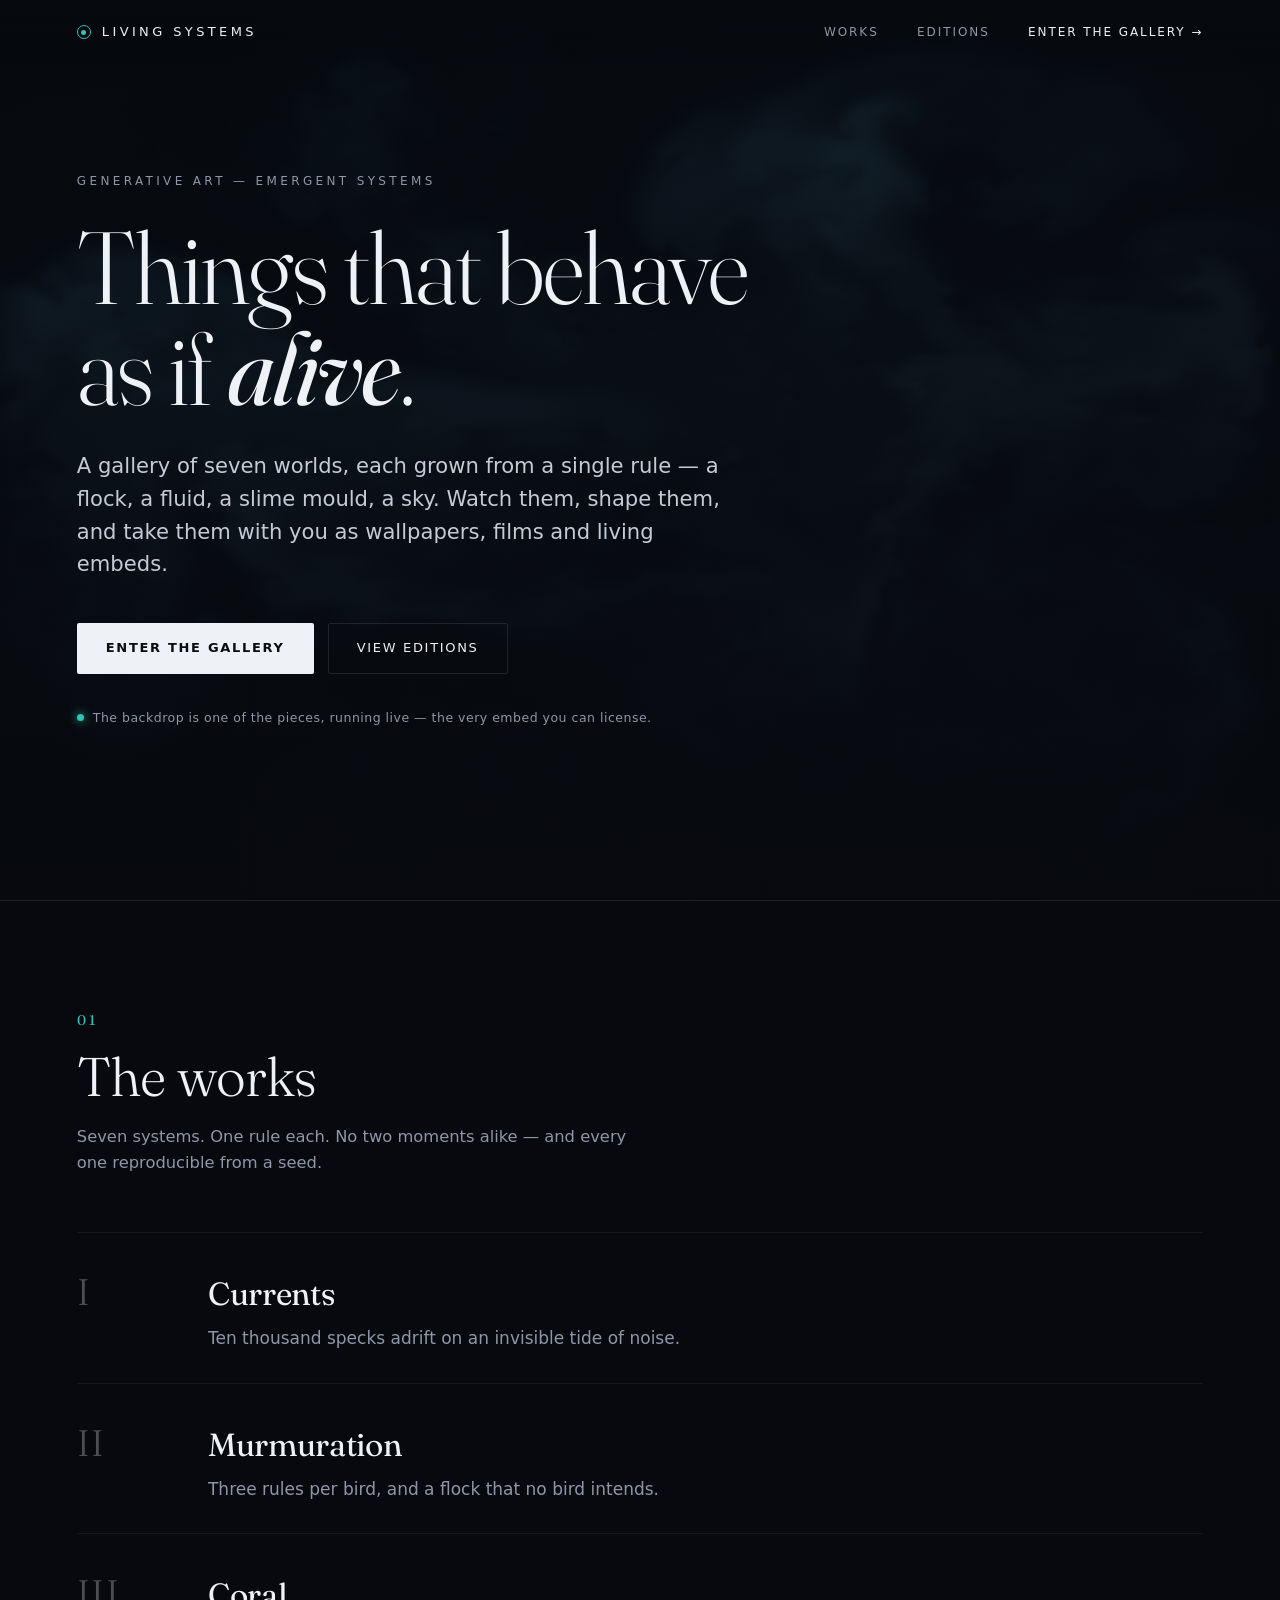
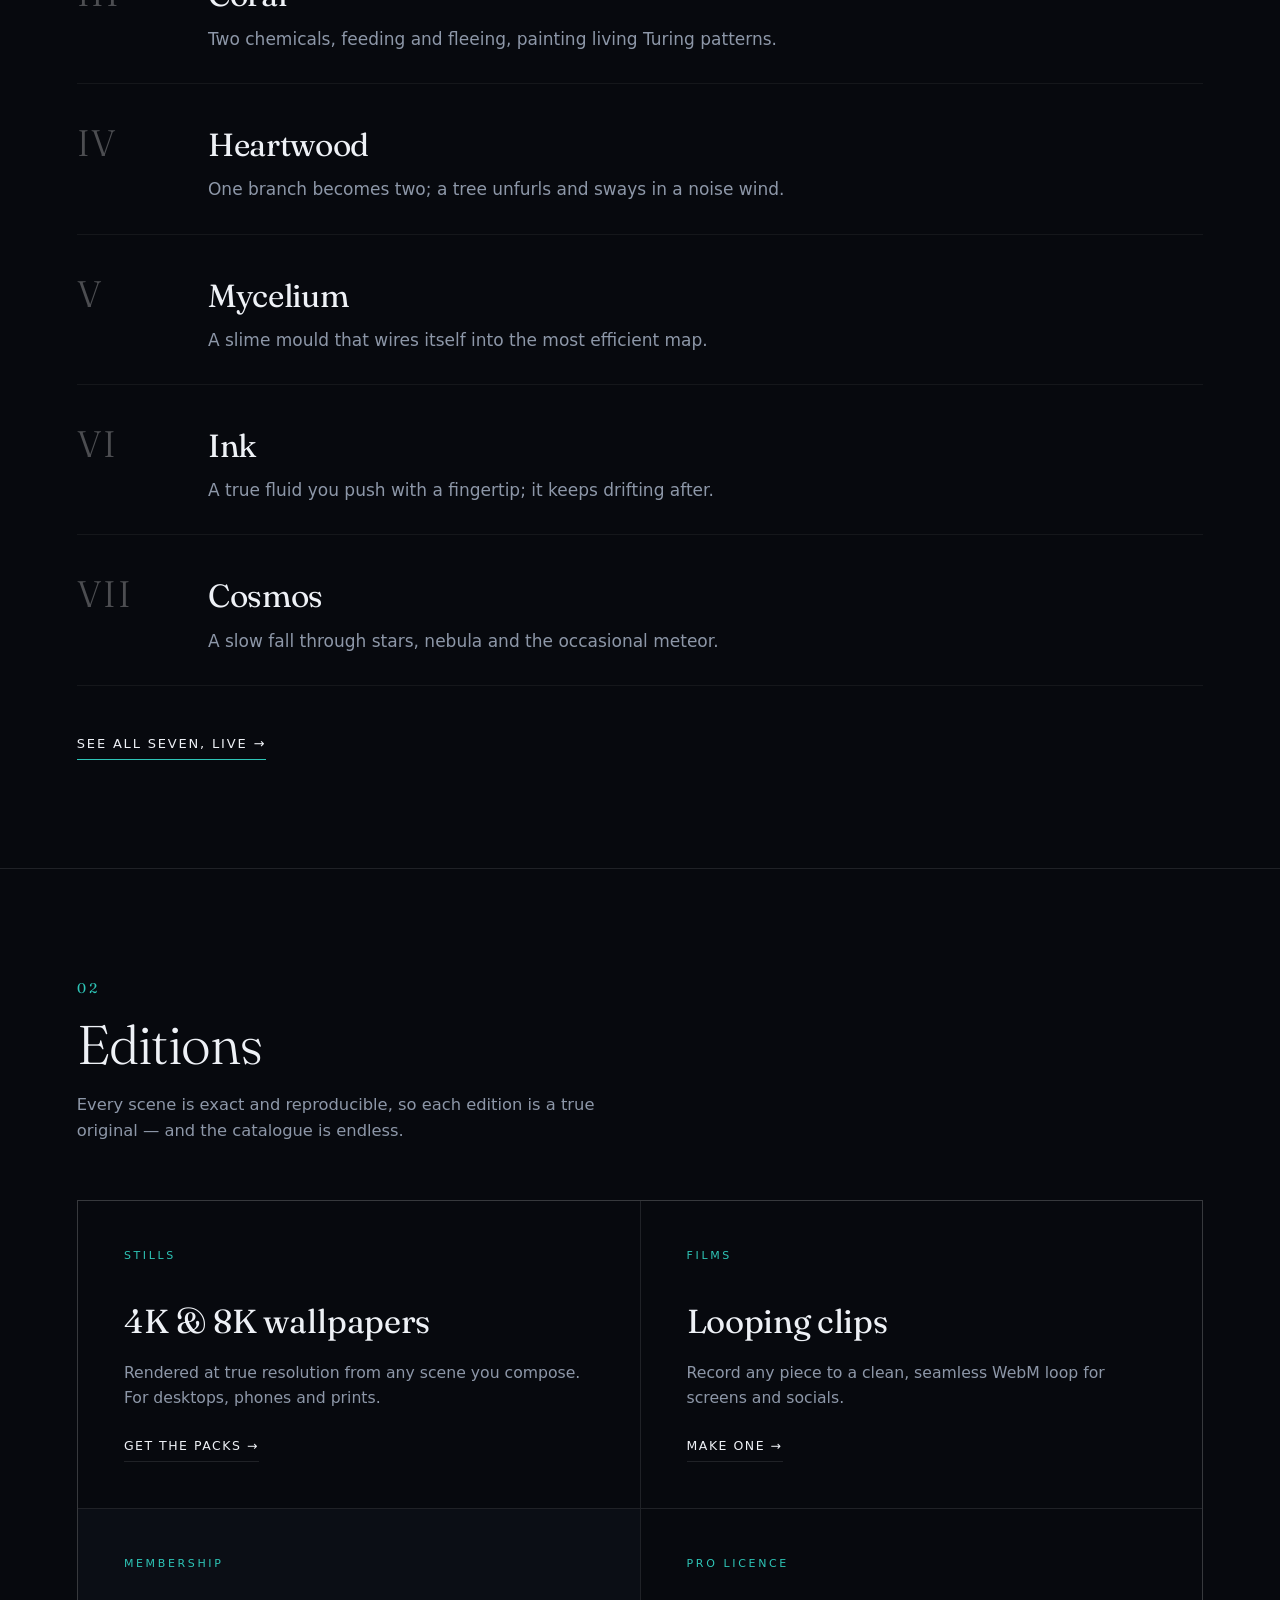
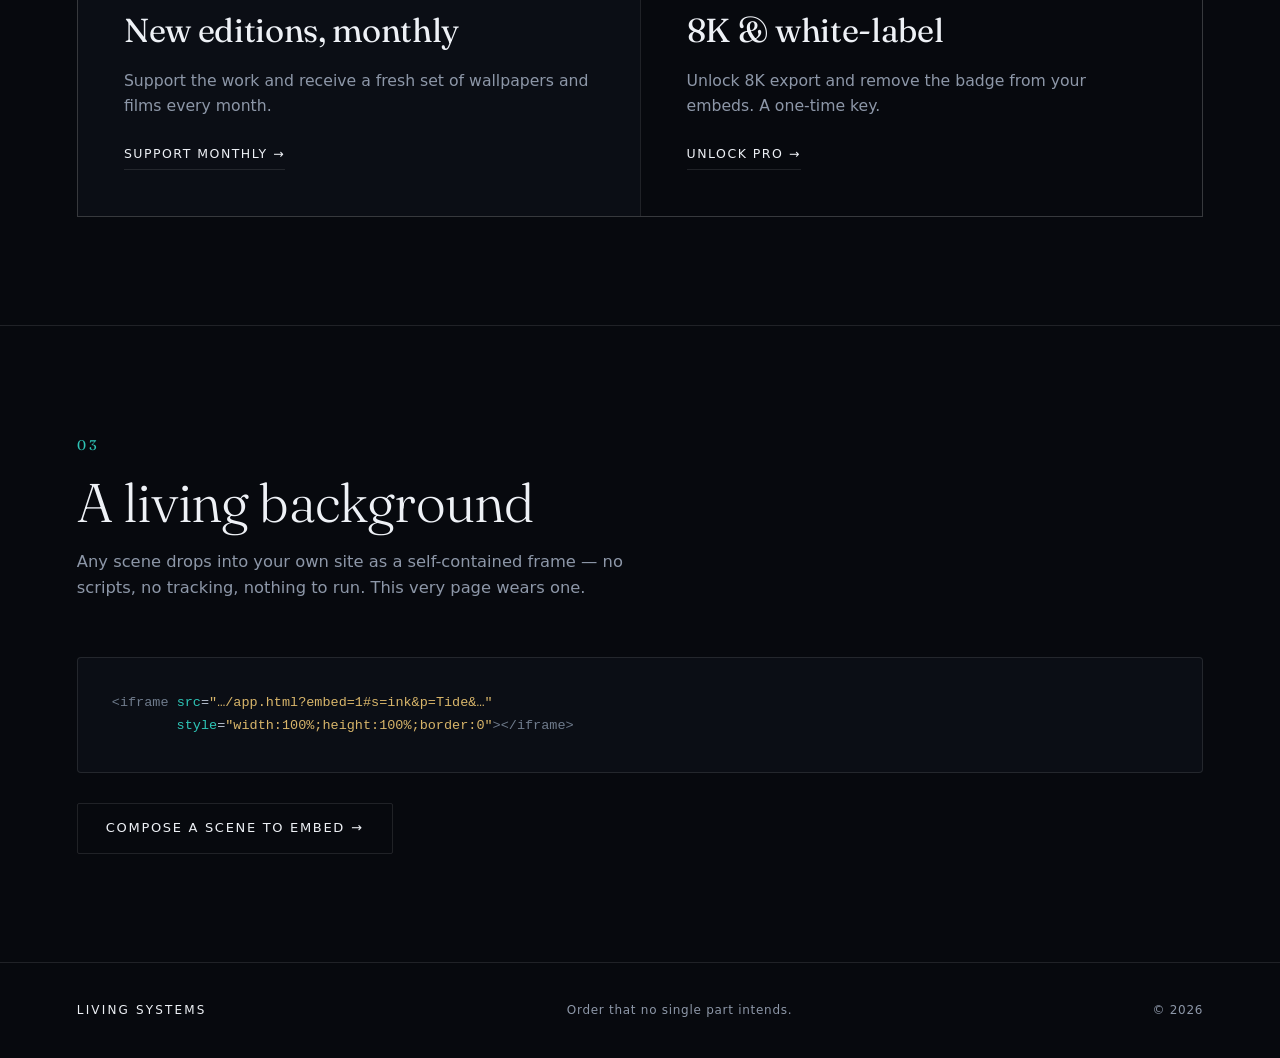
<file: index.html>
<!DOCTYPE html>
<html lang="en">
<head>
  <meta charset="UTF-8" />
  <meta name="viewport" content="width=device-width, initial-scale=1" />
  <title>Living Systems — a gallery of emergence</title>
  <meta name="description" content="Seven interactive generative artworks, each grown from a single rule — a flock, a fluid, a slime mould, a sky. Watch them, shape them, and take them with you as 4K wallpapers, films and living embeds." />
  <meta name="color-scheme" content="dark" />
  <link rel="icon" href="data:image/svg+xml,<svg xmlns='http://www.w3.org/2000/svg' viewBox='0 0 100 100'><circle cx='50' cy='50' r='42' fill='none' stroke='%232ec4b6' stroke-width='6'/><circle cx='50' cy='50' r='10' fill='%23e9ff70'/></svg>" />
  <meta property="og:title" content="Living Systems — a gallery of emergence" />
  <meta property="og:description" content="Seven interactive generative artworks grown from single rules. Watch them, shape them, and take them with you as 4K wallpapers, films and living embeds." />
  <meta property="og:type" content="website" />
  <meta property="og:image" content="og.png" />
  <meta name="twitter:card" content="summary_large_image" />
  <meta name="twitter:image" content="og.png" />
  <link rel="preconnect" href="https://fonts.googleapis.com" />
  <link rel="preconnect" href="https://fonts.gstatic.com" crossorigin />
  <link href="https://fonts.googleapis.com/css2?family=Fraunces:ital,opsz,wght@0,9..144,300;0,9..144,400;0,9..144,500;1,9..144,400&display=swap" rel="stylesheet" />
  <link rel="stylesheet" href="landing.css" />
</head>
<body id="top">
  <!-- The backdrop is a real embed of the gallery itself, drifting on its own. -->
  <div class="backdrop" aria-hidden="true">
    <iframe src="app.html?embed=1&amp;cycle=1#s=ink&amp;p=Tide&amp;seed=88119&amp;swirl=22&amp;force=8&amp;fade=0.993&amp;iters=18&amp;resolution=high&amp;colour=both"
            title="" tabindex="-1" loading="eager" scrolling="no"></iframe>
    <div class="scrim"></div>
  </div>

  <header class="site">
    <a class="wordmark" href="#top"><span class="mark"></span>Living Systems</a>
    <nav>
      <a href="#works">Works</a>
      <a href="#editions">Editions</a>
      <a class="enter" href="app.html">Enter the gallery&nbsp;<span aria-hidden="true">→</span></a>
    </nav>
  </header>

  <main>
    <section class="hero">
      <p class="eyebrow">Generative art — emergent systems</p>
      <h1>Things that behave<br />as if <em>alive</em>.</h1>
      <p class="lede">A gallery of seven worlds, each grown from a single rule — a flock, a fluid, a slime mould, a sky. Watch them, shape them, and take them with you as wallpapers, films and living embeds.</p>
      <div class="actions">
        <a class="btn primary" href="app.html">Enter the gallery</a>
        <a class="btn ghost" href="#editions">View editions</a>
      </div>
      <p class="bg-note"><span class="tick"></span> The backdrop is one of the pieces, running live — the very embed you can license.</p>
    </section>

    <section id="works" class="panel works">
      <div class="sec-head">
        <span class="sec-no">01</span>
        <h2>The works</h2>
        <p class="sec-sub">Seven systems. One rule each. No two moments alike — and every one reproducible from a seed.</p>
      </div>
      <ol class="catalogue">
        <li><span class="rn">I</span><div class="w"><h3>Currents</h3><p>Ten thousand specks adrift on an invisible tide of noise.</p></div></li>
        <li><span class="rn">II</span><div class="w"><h3>Murmuration</h3><p>Three rules per bird, and a flock that no bird intends.</p></div></li>
        <li><span class="rn">III</span><div class="w"><h3>Coral</h3><p>Two chemicals, feeding and fleeing, painting living Turing patterns.</p></div></li>
        <li><span class="rn">IV</span><div class="w"><h3>Heartwood</h3><p>One branch becomes two; a tree unfurls and sways in a noise wind.</p></div></li>
        <li><span class="rn">V</span><div class="w"><h3>Mycelium</h3><p>A slime mould that wires itself into the most efficient map.</p></div></li>
        <li><span class="rn">VI</span><div class="w"><h3>Ink</h3><p>A true fluid you push with a fingertip; it keeps drifting after.</p></div></li>
        <li><span class="rn">VII</span><div class="w"><h3>Cosmos</h3><p>A slow fall through stars, nebula and the occasional meteor.</p></div></li>
      </ol>
      <a class="seeall" href="app.html">See all seven, live&nbsp;<span aria-hidden="true">→</span></a>
    </section>

    <section id="editions" class="panel editions">
      <div class="sec-head">
        <span class="sec-no">02</span>
        <h2>Editions</h2>
        <p class="sec-sub">Every scene is exact and reproducible, so each edition is a true original — and the catalogue is endless.</p>
      </div>
      <div class="grid">
        <article class="ed">
          <p class="kind">Stills</p>
          <h3>4K &amp; 8K wallpapers</h3>
          <p>Rendered at true resolution from any scene you compose. For desktops, phones and prints.</p>
          <a id="cta-shop" class="ed-cta" href="app.html">Get the packs&nbsp;<span aria-hidden="true">→</span></a>
        </article>
        <article class="ed">
          <p class="kind">Films</p>
          <h3>Looping clips</h3>
          <p>Record any piece to a clean, seamless WebM loop for screens and socials.</p>
          <a class="ed-cta" href="app.html">Make one&nbsp;<span aria-hidden="true">→</span></a>
        </article>
        <article class="ed feature">
          <p class="kind">Membership</p>
          <h3>New editions, monthly</h3>
          <p>Support the work and receive a fresh set of wallpapers and films every month.</p>
          <a id="cta-support" class="ed-cta" href="app.html">Support monthly&nbsp;<span aria-hidden="true">→</span></a>
        </article>
        <article class="ed">
          <p class="kind">Pro licence</p>
          <h3>8K &amp; white-label</h3>
          <p>Unlock 8K export and remove the badge from your embeds. A one-time key.</p>
          <a id="cta-pro" class="ed-cta" href="app.html">Unlock Pro&nbsp;<span aria-hidden="true">→</span></a>
        </article>
      </div>
    </section>

    <section id="embed" class="panel embed-sec">
      <div class="sec-head">
        <span class="sec-no">03</span>
        <h2>A living background</h2>
        <p class="sec-sub">Any scene drops into your own site as a self-contained frame — no scripts, no tracking, nothing to run. This very page wears one.</p>
      </div>
      <div class="embed-body">
        <pre aria-hidden="true"><code><span class="t">&lt;iframe</span> <span class="a">src</span>=<span class="s">"…/app.html?embed=1#s=ink&amp;p=Tide&amp;…"</span>
        <span class="a">style</span>=<span class="s">"width:100%;height:100%;border:0"</span><span class="t">&gt;&lt;/iframe&gt;</span></code></pre>
        <a class="btn ghost" href="app.html">Compose a scene to embed&nbsp;<span aria-hidden="true">→</span></a>
      </div>
    </section>
  </main>

  <footer class="site-foot">
    <span class="f-brand">Living Systems</span>
    <span class="f-mid">Order that no single part intends.</span>
    <span class="f-copy">© <span id="year">2026</span></span>
  </footer>

  <script type="module" src="landing.js"></script>
</body>
</html>
</file>
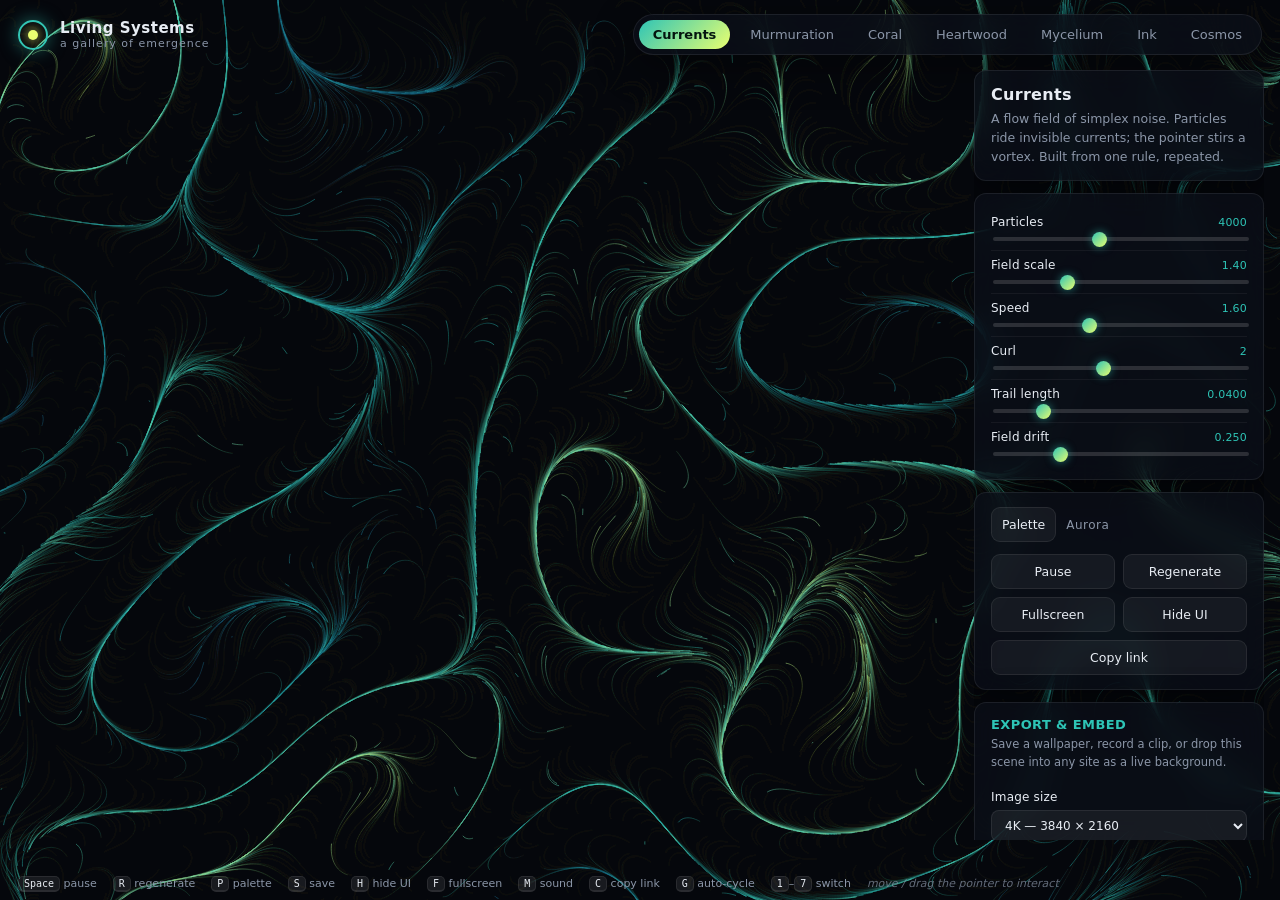
<file: app.html>
<!DOCTYPE html>
<html lang="en">
<head>
  <meta charset="UTF-8" />
  <meta name="viewport" content="width=device-width, initial-scale=1.0, maximum-scale=1.0, user-scalable=no" />
  <title>Living Systems — a gallery of emergence</title>
  <meta name="description" content="Seven interactive generative artworks built from simple rules: a flow field, a flock, reaction–diffusion, a recursive garden, a slime-mould network, a fluid sim, and a starfield — with a generative ambient soundtrack." />
  <meta name="color-scheme" content="dark" />
  <meta property="og:title" content="Living Systems — a gallery of emergence" />
  <meta property="og:description" content="Seven interactive generative artworks built from simple rules — flock, fluid, slime mould, starfield and more. Make a scene, export a 4K wallpaper or a clip, or embed it live." />
  <meta property="og:type" content="website" />
  <meta property="og:image" content="og.png" />
  <meta name="twitter:card" content="summary_large_image" />
  <meta name="twitter:title" content="Living Systems — a gallery of emergence" />
  <meta name="twitter:description" content="Seven interactive generative artworks. Make a scene, export a 4K wallpaper or clip, or embed it live." />
  <meta name="twitter:image" content="og.png" />
  <link rel="icon" href="data:image/svg+xml,<svg xmlns='http://www.w3.org/2000/svg' viewBox='0 0 100 100'><circle cx='50' cy='50' r='42' fill='none' stroke='%232ec4b6' stroke-width='6'/><circle cx='50' cy='50' r='10' fill='%23e9ff70'/></svg>" />
  <link rel="stylesheet" href="styles.css" />
</head>
<body>
  <canvas id="stage"></canvas>

  <header id="topbar">
    <div class="brand">
      <span class="brand-mark"></span>
      <div class="brand-text">
        <h1>Living Systems</h1>
        <p>a gallery of emergence</p>
      </div>
    </div>
    <nav id="tabs" aria-label="Sketches"></nav>
  </header>

  <aside id="panel">
    <section class="card">
      <h2 id="sketch-title">—</h2>
      <p id="sketch-blurb" class="blurb">—</p>
    </section>

    <section class="card">
      <div id="controls"></div>
    </section>

    <section class="card actions">
      <div class="palette-row">
        <button id="btn-palette" class="action" title="Cycle palette (P)">Palette</button>
        <span id="palette-name" class="palette-name">—</span>
      </div>
      <div class="action-grid">
        <button id="btn-pause" class="action" title="Pause / play (Space)">Pause</button>
        <button id="btn-regen" class="action" title="Regenerate (R)">Regenerate</button>
        <button id="btn-fullscreen" class="action" title="Fullscreen (F)">Fullscreen</button>
        <button id="btn-hide" class="action" title="Hide interface (H)">Hide UI</button>
        <button id="btn-share" class="action wide" title="Copy a link to this exact scene (C)">Copy link</button>
      </div>
    </section>

    <section class="card export">
      <h3 class="card-heading">Export &amp; embed</h3>
      <p class="card-note">Save a wallpaper, record a clip, or drop this scene into any site as a live background.</p>
      <div class="control">
        <label>Image size</label>
        <select id="export-size">
          <option value="screen">Screen</option>
          <option value="2x">2× screen</option>
          <option value="4k" selected>4K — 3840 × 2160</option>
          <option value="phone">Phone — 1080 × 1920</option>
          <option value="square">Square — 2160 × 2160</option>
          <option value="8k">8K — 7680 × 4320 (Pro)</option>
        </select>
      </div>
      <div class="action-grid">
        <button id="btn-save" class="action" title="Save still image (S)">Save image</button>
        <button id="btn-record" class="action" title="Record a WebM clip (V)">Record</button>
        <button id="btn-embed" class="action wide" title="Copy an iframe embed snippet (E)">Copy embed code</button>
      </div>
    </section>

    <section class="card support" id="support-card" hidden>
      <h3 class="card-heading">Support &amp; unlock</h3>
      <p class="card-note">Enjoying it? Keep it growing — or unlock Pro for 8K export and badge-free embeds.</p>
      <div class="action-grid">
        <a id="link-support" class="action accent wide" target="_blank" rel="noopener" hidden>♥ Support monthly</a>
        <a id="link-shop" class="action wide" target="_blank" rel="noopener" hidden>Get the packs</a>
        <button id="btn-pro" class="action wide" hidden>Unlock Pro</button>
      </div>
    </section>

    <section class="card ambience">
      <h3 class="card-heading">Ambience</h3>
      <p class="card-note">Generative drone + soft chimes. A calming companion for sleep or focus — best in fullscreen with the UI hidden.</p>
      <div class="action-grid">
        <button id="btn-sound" class="action" title="Toggle sound (M)">Sound: off</button>
        <button id="btn-sleep" class="action accent" title="Cosmos · soft audio · fullscreen">Sleep mode</button>
        <button id="btn-cycle" class="action wide" title="Drift between pieces and palettes (G)">Auto-cycle</button>
      </div>
      <div class="control">
        <label>Volume</label>
        <input id="vol" type="range" min="0" max="1" step="0.01" value="0.55" />
      </div>
      <div class="control">
        <label>Chimes</label>
        <input id="twinkle" type="range" min="0" max="1" step="0.05" value="0.5" />
      </div>
    </section>
  </aside>

  <footer id="hints">
    <span><kbd>Space</kbd> pause</span>
    <span><kbd>R</kbd> regenerate</span>
    <span><kbd>P</kbd> palette</span>
    <span><kbd>S</kbd> save</span>
    <span><kbd>H</kbd> hide UI</span>
    <span><kbd>F</kbd> fullscreen</span>
    <span><kbd>M</kbd> sound</span>
    <span><kbd>C</kbd> copy link</span>
    <span><kbd>G</kbd> auto-cycle</span>
    <span><kbd>1</kbd>–<kbd>7</kbd> switch</span>
    <span class="muted">move / drag the pointer to interact</span>
  </footer>

  <div id="toast" class="toast" role="status" aria-live="polite"></div>

  <script type="module" src="src/main.js"></script>
</body>
</html>
</file>
<file: landing.css>
/* Living Systems — landing / shop. Editorial, restrained, art-catalogue.
   Display: Fraunces (high-contrast old-style serif). Body: system sans. */

:root {
  --bg: #07090e;
  --bg-soft: #0b0e15;
  --ink: #eef1f6;
  --muted: #8d97a8;
  --faint: rgba(255, 255, 255, 0.1);
  --fainter: rgba(255, 255, 255, 0.055);
  --accent: #2ec4b6;
  --serif: "Fraunces", "Hoefler Text", Garamond, "Times New Roman", serif;
  --sans: ui-sans-serif, system-ui, -apple-system, "Segoe UI", Roboto, Inter, sans-serif;
  --pad: clamp(20px, 6vw, 92px);
  --maxw: 1200px;
}

* { box-sizing: border-box; }

html { scroll-behavior: smooth; }

body {
  margin: 0;
  background: var(--bg);
  color: var(--ink);
  font-family: var(--sans);
  font-size: 17px;
  line-height: 1.6;
  -webkit-font-smoothing: antialiased;
  text-rendering: optimizeLegibility;
  overflow-x: hidden;
}

a { color: inherit; }

/* ---- Live backdrop (an embed of the gallery itself) --------------------- */
.backdrop { position: fixed; inset: 0; z-index: 0; }
.backdrop iframe {
  position: absolute;
  inset: 0;
  width: 100%;
  height: 100%;
  border: 0;
  pointer-events: none;
}
.scrim {
  position: absolute;
  inset: 0;
  background:
    radial-gradient(120% 90% at 18% 12%, rgba(7, 9, 14, 0.35), rgba(7, 9, 14, 0.82) 70%),
    linear-gradient(to bottom, rgba(7, 9, 14, 0.45), rgba(7, 9, 14, 0.6) 60%, var(--bg));
}

/* ---- Header ------------------------------------------------------------- */
.site {
  position: fixed;
  top: 0; left: 0; right: 0;
  z-index: 20;
  display: flex;
  align-items: center;
  justify-content: space-between;
  padding: 22px var(--pad);
  background: linear-gradient(to bottom, rgba(7, 9, 14, 0.55), rgba(7, 9, 14, 0));
}
.wordmark {
  display: inline-flex;
  align-items: center;
  gap: 11px;
  text-decoration: none;
  font-size: 13px;
  letter-spacing: 0.26em;
  text-transform: uppercase;
  font-weight: 500;
  color: var(--ink);
}
.wordmark .mark {
  width: 14px; height: 14px;
  border-radius: 50%;
  border: 1.5px solid var(--accent);
  position: relative;
  flex: none;
}
.wordmark .mark::after {
  content: "";
  position: absolute; inset: 3.5px;
  border-radius: 50%;
  background: var(--accent);
}
.site nav { display: flex; align-items: center; gap: clamp(18px, 3vw, 40px); }
.site nav a {
  text-decoration: none;
  font-size: 12px;
  letter-spacing: 0.16em;
  text-transform: uppercase;
  color: var(--muted);
  transition: color 0.2s;
}
.site nav a:hover { color: var(--ink); }
.site nav a.enter { color: var(--ink); }

/* ---- Layout ------------------------------------------------------------- */
main { position: relative; z-index: 1; }
.panel {
  position: relative;
  z-index: 1;
  background: var(--bg);
  padding: clamp(64px, 12vh, 150px) var(--pad);
  border-top: 1px solid var(--faint);
}

/* ---- Hero --------------------------------------------------------------- */
.hero {
  position: relative;
  z-index: 1;
  min-height: 100svh;
  display: flex;
  flex-direction: column;
  justify-content: center;
  padding: 0 var(--pad);
  max-width: var(--maxw);
}
.eyebrow {
  margin: 0 0 26px;
  font-size: 12px;
  letter-spacing: 0.28em;
  text-transform: uppercase;
  color: var(--muted);
}
.hero h1 {
  font-family: var(--serif);
  font-weight: 300;
  font-size: clamp(2.9rem, 8.2vw, 6.4rem);
  line-height: 0.98;
  letter-spacing: -0.018em;
  margin: 0 0 32px;
  max-width: 14ch;
}
.hero h1 em { font-style: italic; font-weight: 400; }
.lede {
  margin: 0;
  max-width: 50ch;
  font-size: clamp(1rem, 1.7vw, 1.32rem);
  line-height: 1.55;
  color: #c4cbd6;
}
.actions { display: flex; flex-wrap: wrap; gap: 14px; margin: 42px 0 0; }
.bg-note {
  display: flex; align-items: center; gap: 9px;
  margin: 34px 0 0;
  font-size: 12.5px;
  letter-spacing: 0.04em;
  color: var(--muted);
}
.bg-note .tick {
  width: 7px; height: 7px; border-radius: 50%;
  background: var(--accent);
  box-shadow: 0 0 10px var(--accent);
  animation: pulse 3.2s ease-in-out infinite;
}
@keyframes pulse { 0%, 100% { opacity: 0.4; } 50% { opacity: 1; } }

/* ---- Buttons ------------------------------------------------------------ */
.btn {
  display: inline-flex;
  align-items: center;
  justify-content: center;
  padding: 14px 28px;
  font-size: 13px;
  letter-spacing: 0.13em;
  text-transform: uppercase;
  text-decoration: none;
  border-radius: 2px;
  border: 1px solid transparent;
  transition: transform 0.08s ease, background 0.2s, color 0.2s, border-color 0.2s;
}
.btn:active { transform: translateY(1px); }
.btn.primary { background: var(--ink); color: #0a0d13; font-weight: 600; }
.btn.primary:hover { background: #fff; }
.btn.ghost { border-color: var(--faint); color: var(--ink); }
.btn.ghost:hover { border-color: rgba(255, 255, 255, 0.4); background: rgba(255, 255, 255, 0.04); }

/* ---- Section heads ------------------------------------------------------ */
.sec-head { max-width: var(--maxw); margin: 0 auto 56px; }
.sec-no {
  display: block;
  font-family: var(--serif);
  font-size: 14px;
  letter-spacing: 0.2em;
  color: var(--accent);
  margin-bottom: 18px;
}
.sec-head h2 {
  font-family: var(--serif);
  font-weight: 300;
  font-size: clamp(2rem, 4.6vw, 3.4rem);
  line-height: 1.04;
  letter-spacing: -0.015em;
  margin: 0 0 18px;
}
.sec-sub { margin: 0; max-width: 54ch; color: var(--muted); font-size: 1.02rem; }

/* ---- Catalogue (the works) ---------------------------------------------- */
.catalogue { list-style: none; margin: 0 auto; padding: 0; max-width: var(--maxw); }
.catalogue li {
  display: grid;
  grid-template-columns: 80px 1fr;
  gap: clamp(16px, 4vw, 56px);
  align-items: baseline;
  padding: 30px 0;
  border-top: 1px solid var(--fainter);
}
.catalogue li:last-child { border-bottom: 1px solid var(--fainter); }
.catalogue .rn {
  font-family: var(--serif);
  font-size: clamp(1.5rem, 3vw, 2.3rem);
  font-weight: 300;
  color: rgba(255, 255, 255, 0.28);
  letter-spacing: 0.04em;
}
.catalogue .w h3 {
  font-family: var(--serif);
  font-weight: 400;
  font-size: clamp(1.4rem, 2.8vw, 2rem);
  margin: 0 0 6px;
  letter-spacing: -0.01em;
  transition: color 0.2s;
}
.catalogue .w p { margin: 0; color: var(--muted); max-width: 56ch; }
.catalogue li:hover .w h3 { color: var(--accent); }
.seeall {
  display: inline-block;
  margin: 48px auto 0;
  max-width: var(--maxw);
  font-size: 13px;
  letter-spacing: 0.14em;
  text-transform: uppercase;
  text-decoration: none;
  color: var(--ink);
  border-bottom: 1px solid var(--accent);
  padding-bottom: 4px;
}

/* ---- Editions (pricing / products) -------------------------------------- */
.grid {
  max-width: var(--maxw);
  margin: 0 auto;
  display: grid;
  grid-template-columns: repeat(2, 1fr);
  gap: 1px;
  background: var(--faint);
  border: 1px solid var(--faint);
}
.ed {
  background: var(--bg);
  padding: clamp(28px, 3.6vw, 48px);
  display: flex;
  flex-direction: column;
  min-height: 260px;
}
.ed.feature { background: var(--bg-soft); }
.ed .kind {
  margin: 0 0 auto;
  font-size: 11px;
  letter-spacing: 0.24em;
  text-transform: uppercase;
  color: var(--accent);
}
.ed h3 {
  font-family: var(--serif);
  font-weight: 400;
  font-size: clamp(1.5rem, 2.6vw, 2.1rem);
  letter-spacing: -0.01em;
  margin: 30px 0 12px;
}
.ed p { margin: 0 0 26px; color: var(--muted); font-size: 0.98rem; }
.ed-cta {
  align-self: flex-start;
  text-decoration: none;
  font-size: 12.5px;
  letter-spacing: 0.12em;
  text-transform: uppercase;
  color: var(--ink);
  border-bottom: 1px solid var(--faint);
  padding-bottom: 5px;
  transition: border-color 0.2s, color 0.2s;
}
.ed-cta:hover { border-color: var(--accent); color: var(--accent); }

/* ---- Embed section ------------------------------------------------------ */
.embed-body { max-width: var(--maxw); margin: 0 auto; }
.embed-body pre {
  margin: 0 0 30px;
  padding: clamp(20px, 3vw, 34px);
  background: var(--bg-soft);
  border: 1px solid var(--faint);
  border-radius: 4px;
  overflow-x: auto;
  font-family: ui-monospace, SFMono-Regular, Menlo, monospace;
  font-size: 13.5px;
  line-height: 1.7;
  color: #b9c2d0;
}
.embed-body pre .t { color: #6f7b8c; }
.embed-body pre .a { color: var(--accent); }
.embed-body pre .s { color: #d8b56a; }

/* ---- Footer ------------------------------------------------------------- */
.site-foot {
  position: relative;
  z-index: 1;
  background: var(--bg);
  border-top: 1px solid var(--faint);
  padding: 38px var(--pad);
  display: flex;
  justify-content: space-between;
  flex-wrap: wrap;
  gap: 12px 28px;
  font-size: 12px;
  letter-spacing: 0.06em;
  color: var(--muted);
}
.site-foot .f-brand { color: var(--ink); letter-spacing: 0.18em; text-transform: uppercase; }

/* ---- Responsive --------------------------------------------------------- */
@media (max-width: 720px) {
  .site nav a:not(.enter) { display: none; }
  .grid { grid-template-columns: 1fr; }
  .catalogue li { grid-template-columns: 44px 1fr; }
  .actions .btn { flex: 1 1 auto; }
}

@media (prefers-reduced-motion: reduce) {
  html { scroll-behavior: auto; }
  .bg-note .tick { animation: none; }
}
</file>
<file: styles.css>
:root {
  --bg: #05070d;
  --ink: #e8edf4;
  --muted: #8b96a8;
  --panel: rgba(12, 16, 26, 0.72);
  --panel-border: rgba(255, 255, 255, 0.08);
  --accent: #2ec4b6;
  --accent-2: #e9ff70;
  --radius: 12px;
  --shadow: 0 10px 40px rgba(0, 0, 0, 0.45);
  font-family: ui-sans-serif, system-ui, -apple-system, "Segoe UI", Roboto, Inter, sans-serif;
}

* { box-sizing: border-box; }

html, body {
  margin: 0;
  height: 100%;
  background: var(--bg);
  color: var(--ink);
  overflow: hidden;
  overscroll-behavior: none;
}

#stage {
  position: fixed;
  inset: 0;
  width: 100vw;
  height: 100vh;
  display: block;
  touch-action: none;
  cursor: crosshair;
}

/* ---- Top bar ------------------------------------------------------------ */
#topbar {
  position: fixed;
  top: 0;
  left: 0;
  right: 0;
  display: flex;
  align-items: center;
  justify-content: space-between;
  gap: 16px;
  padding: 14px 18px;
  z-index: 5;
  pointer-events: none;
}
#topbar > * { pointer-events: auto; }

.brand {
  display: flex;
  align-items: center;
  gap: 12px;
}
.brand-mark {
  width: 30px;
  height: 30px;
  border-radius: 50%;
  border: 2px solid var(--accent);
  position: relative;
  box-shadow: 0 0 18px rgba(46, 196, 182, 0.5);
  flex: none;
}
.brand-mark::after {
  content: "";
  position: absolute;
  inset: 8px;
  border-radius: 50%;
  background: var(--accent-2);
  box-shadow: 0 0 12px var(--accent-2);
}
.brand-text h1 {
  font-size: 15px;
  margin: 0;
  letter-spacing: 0.5px;
  font-weight: 650;
}
.brand-text p {
  margin: 0;
  font-size: 11px;
  color: var(--muted);
  letter-spacing: 1px;
  text-transform: lowercase;
}

#tabs {
  display: flex;
  gap: 6px;
  background: var(--panel);
  border: 1px solid var(--panel-border);
  border-radius: 999px;
  padding: 5px;
  backdrop-filter: blur(14px);
  -webkit-backdrop-filter: blur(14px);
  box-shadow: var(--shadow);
}
.tab {
  appearance: none;
  border: none;
  background: transparent;
  color: var(--muted);
  font: inherit;
  font-size: 13px;
  padding: 7px 14px;
  border-radius: 999px;
  cursor: pointer;
  transition: color 0.18s, background 0.18s;
}
.tab:hover { color: var(--ink); }
.tab.active {
  color: #04150f;
  background: linear-gradient(135deg, var(--accent), var(--accent-2));
  font-weight: 600;
}

/* ---- Side panel --------------------------------------------------------- */
#panel {
  position: fixed;
  top: 70px;
  right: 16px;
  width: 290px;
  max-height: calc(100vh - 130px);
  overflow-y: auto;
  display: flex;
  flex-direction: column;
  gap: 12px;
  z-index: 5;
  scrollbar-width: thin;
}
.card {
  background: var(--panel);
  border: 1px solid var(--panel-border);
  border-radius: var(--radius);
  padding: 14px 16px;
  backdrop-filter: blur(14px);
  -webkit-backdrop-filter: blur(14px);
  box-shadow: var(--shadow);
}
.card h2 {
  margin: 0 0 6px;
  font-size: 16px;
  letter-spacing: 0.3px;
}
.blurb {
  margin: 0;
  font-size: 12.5px;
  line-height: 1.5;
  color: var(--muted);
}

/* ---- Controls ----------------------------------------------------------- */
.control {
  display: flex;
  flex-direction: column;
  gap: 6px;
  padding: 7px 0;
}
.control + .control { border-top: 1px solid rgba(255, 255, 255, 0.05); }
.control label {
  display: flex;
  justify-content: space-between;
  align-items: baseline;
  font-size: 12px;
  color: var(--ink);
  letter-spacing: 0.2px;
}
.readout {
  font-variant-numeric: tabular-nums;
  color: var(--accent);
  font-size: 11px;
}

input[type="range"] {
  -webkit-appearance: none;
  appearance: none;
  width: 100%;
  height: 4px;
  border-radius: 3px;
  background: rgba(255, 255, 255, 0.14);
  outline: none;
  cursor: pointer;
}
input[type="range"]::-webkit-slider-thumb {
  -webkit-appearance: none;
  appearance: none;
  width: 15px;
  height: 15px;
  border-radius: 50%;
  background: linear-gradient(135deg, var(--accent), var(--accent-2));
  box-shadow: 0 0 8px rgba(46, 196, 182, 0.6);
  cursor: pointer;
}
input[type="range"]::-moz-range-thumb {
  width: 15px;
  height: 15px;
  border: none;
  border-radius: 50%;
  background: var(--accent);
  cursor: pointer;
}

select {
  width: 100%;
  background: rgba(255, 255, 255, 0.06);
  color: var(--ink);
  border: 1px solid var(--panel-border);
  border-radius: 8px;
  padding: 7px 9px;
  font: inherit;
  font-size: 12px;
  cursor: pointer;
}

/* ---- Actions ------------------------------------------------------------ */
.actions { display: flex; flex-direction: column; gap: 12px; }
.palette-row {
  display: flex;
  align-items: center;
  gap: 10px;
}
.palette-name {
  font-size: 12px;
  color: var(--muted);
  letter-spacing: 0.5px;
}
.action-grid {
  display: grid;
  grid-template-columns: 1fr 1fr;
  gap: 8px;
}
.action {
  appearance: none;
  border: 1px solid var(--panel-border);
  background: rgba(255, 255, 255, 0.05);
  color: var(--ink);
  font: inherit;
  font-size: 12.5px;
  padding: 9px 10px;
  border-radius: 9px;
  cursor: pointer;
  transition: background 0.16s, border-color 0.16s, transform 0.06s;
}
.action:hover { background: rgba(255, 255, 255, 0.1); border-color: rgba(255, 255, 255, 0.18); }
.action:active { transform: translateY(1px); }
.action.wide { grid-column: 1 / -1; }
.action:disabled { opacity: 0.4; cursor: not-allowed; }
#btn-palette { flex: none; }

/* Sound toggle lights up when on. */
.action.on {
  color: #04150f;
  background: linear-gradient(135deg, var(--accent), var(--accent-2));
  border-color: transparent;
  font-weight: 600;
}
/* Sleep-mode call-to-action. */
.action.accent {
  border-color: rgba(46, 196, 182, 0.5);
  background: rgba(46, 196, 182, 0.12);
  color: var(--ink);
}
.action.accent:hover { background: rgba(46, 196, 182, 0.22); }

/* ---- Ambience card ------------------------------------------------------ */
.card-heading {
  margin: 0 0 4px;
  font-size: 13px;
  letter-spacing: 0.4px;
  text-transform: uppercase;
  color: var(--accent);
}
.card-note {
  margin: 0 0 12px;
  font-size: 11.5px;
  line-height: 1.5;
  color: var(--muted);
}
.ambience .control { padding-top: 10px; }
.ambience .control + .control { border-top: none; }

/* ---- Hints -------------------------------------------------------------- */
#hints {
  position: fixed;
  bottom: 10px;
  left: 18px;
  right: 18px;
  display: flex;
  flex-wrap: wrap;
  gap: 6px 16px;
  font-size: 11px;
  color: var(--muted);
  z-index: 5;
  pointer-events: none;
}
#hints .muted { opacity: 0.7; font-style: italic; }
kbd {
  font-family: ui-monospace, SFMono-Regular, Menlo, monospace;
  font-size: 10px;
  background: rgba(255, 255, 255, 0.08);
  border: 1px solid var(--panel-border);
  border-bottom-width: 2px;
  border-radius: 5px;
  padding: 1px 5px;
  color: var(--ink);
}

/* ---- Toast (link-copied confirmation) ----------------------------------- */
.toast {
  position: fixed;
  left: 50%;
  bottom: 38px;
  transform: translate(-50%, 14px);
  background: linear-gradient(135deg, var(--accent), var(--accent-2));
  color: #04150f;
  font-size: 13px;
  font-weight: 600;
  letter-spacing: 0.3px;
  padding: 9px 16px;
  border-radius: 999px;
  box-shadow: 0 8px 30px rgba(0, 0, 0, 0.5);
  opacity: 0;
  pointer-events: none;
  z-index: 20;
  transition: opacity 0.25s ease, transform 0.25s ease;
}
.toast.show {
  opacity: 1;
  transform: translate(-50%, 0);
}

/* ---- Hidden-UI mode ----------------------------------------------------- */
body.ui-hidden #topbar,
body.ui-hidden #panel,
body.ui-hidden #hints {
  opacity: 0;
  pointer-events: none;
  transition: opacity 0.4s ease;
}
#topbar, #panel, #hints { transition: opacity 0.3s ease; }

/* ---- Support / monetisation --------------------------------------------- */
a.action {
  text-decoration: none;
  text-align: center;
  display: block;
}
.card.support .card-heading { color: var(--accent-2); }

/* Small back-link badge shown on free embeds (removed by a Pro licence). */
.embed-badge {
  position: fixed;
  right: 12px;
  bottom: 12px;
  z-index: 30;
  font-size: 11px;
  letter-spacing: 0.3px;
  color: var(--ink);
  background: rgba(8, 11, 18, 0.5);
  border: 1px solid var(--panel-border);
  border-radius: 999px;
  padding: 5px 11px;
  text-decoration: none;
  backdrop-filter: blur(8px);
  -webkit-backdrop-filter: blur(8px);
  opacity: 0.66;
  transition: opacity 0.2s ease;
}
.embed-badge:hover { opacity: 1; }
body.pro .embed-badge { display: none; }

/* ---- Embed mode (chrome-less live background) ---------------------------- */
body.embed #topbar,
body.embed #panel,
body.embed #hints,
body.embed #toast { display: none !important; }
body.embed #stage { cursor: default; }

/* ---- Responsive --------------------------------------------------------- */
@media (max-width: 760px) {
  #topbar {
    flex-direction: column;
    align-items: flex-start;
    gap: 10px;
  }
  #tabs { width: 100%; overflow-x: auto; justify-content: flex-start; }
  #panel {
    top: auto;
    bottom: 0;
    right: 0;
    left: 0;
    width: 100%;
    max-height: 46vh;
    border-radius: var(--radius) var(--radius) 0 0;
    padding: 10px 12px calc(10px + env(safe-area-inset-bottom));
    background: rgba(8, 11, 18, 0.86);
    backdrop-filter: blur(16px);
  }
  #panel .card { box-shadow: none; }
  #hints { display: none; }
}
</file>
